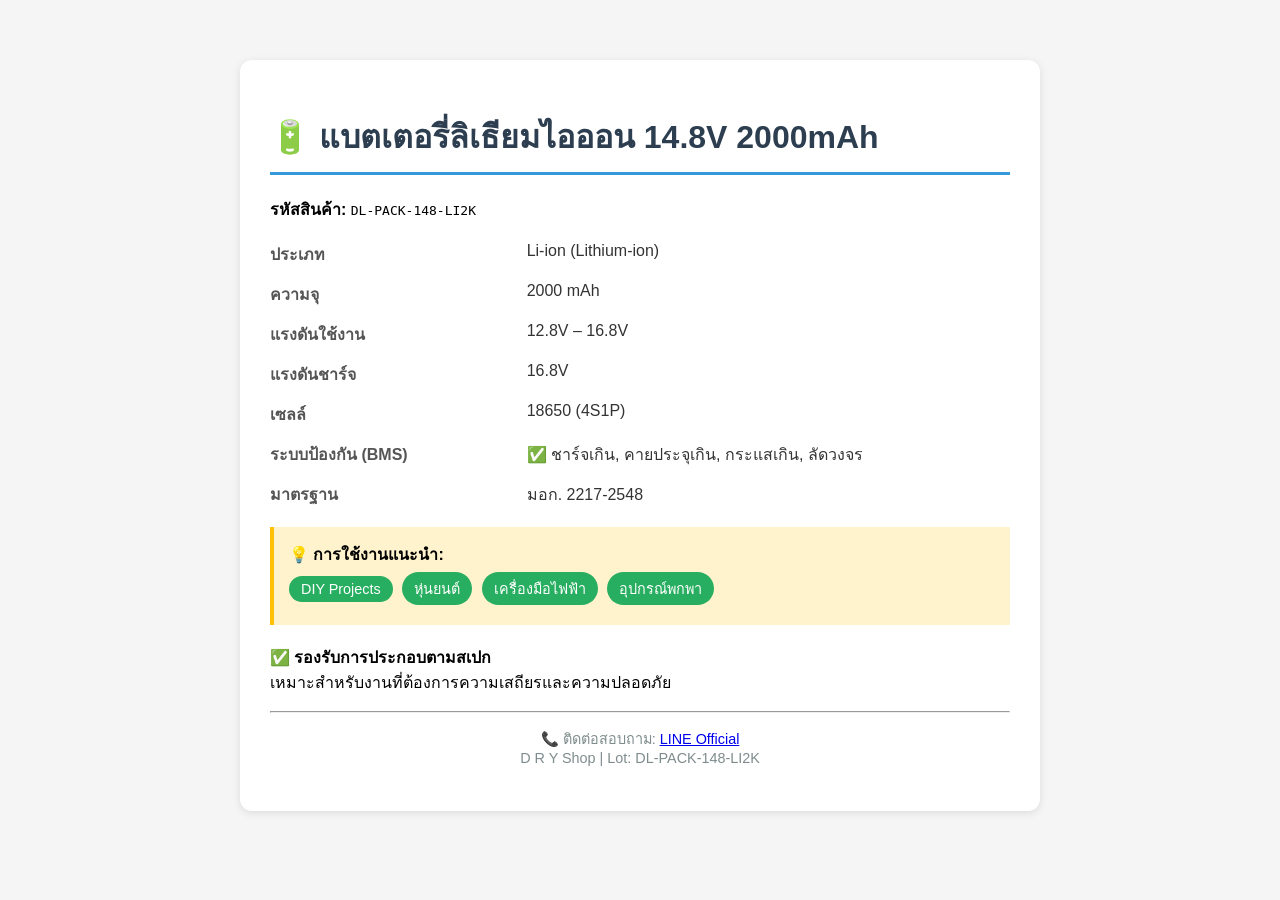
<file: PP-DRY04/DL-PACK-148-LI2K.HTML>
<!DOCTYPE html>
<html lang="th">
<head>
  <meta charset="UTF-8">
  <meta name="viewport" content="width=device-width, initial-scale=1.0">
  <title>แบตเตอรี่ DL-PACK-148-LI2K | D R Y Shop</title>
  <style>
    body {
      font-family: 'Segoe UI', Tahoma, Geneva, Verdana, sans-serif;
      max-width: 800px;
      margin: 40px auto;
      padding: 20px;
      background: #f5f5f5;
    }
    .card {
      background: white;
      border-radius: 12px;
      padding: 30px;
      box-shadow: 0 2px 8px rgba(0,0,0,0.1);
    }
    h1 {
      color: #2c3e50;
      border-bottom: 3px solid #3498db;
      padding-bottom: 10px;
    }
    .spec-grid {
      display: grid;
      grid-template-columns: 1fr 2fr;
      gap: 15px;
      margin: 20px 0;
    }
    .spec-label {
      font-weight: bold;
      color: #555;
    }
    .spec-value {
      color: #333;
    }
    .badge {
      display: inline-block;
      background: #27ae60;
      color: white;
      padding: 5px 12px;
      border-radius: 20px;
      font-size: 0.9em;
      margin: 5px 5px 5px 0;
    }
    .highlight {
      background: #fff3cd;
      padding: 15px;
      border-left: 4px solid #ffc107;
      margin: 20px 0;
    }
  </style>
</head>
<body>
  <div class="card">
    <h1>🔋 แบตเตอรี่ลิเธียมไอออน 14.8V 2000mAh</h1>
    
    <p><strong>รหัสสินค้า:</strong> <code>DL-PACK-148-LI2K</code></p>
    
    <div class="spec-grid">
      <div class="spec-label">ประเภท</div>
      <div class="spec-value">Li-ion (Lithium-ion)</div>
      
      <div class="spec-label">ความจุ</div>
      <div class="spec-value">2000 mAh</div>
      
      <div class="spec-label">แรงดันใช้งาน</div>
      <div class="spec-value">12.8V – 16.8V</div>
      
      <div class="spec-label">แรงดันชาร์จ</div>
      <div class="spec-value">16.8V</div>
      
      <div class="spec-label">เซลล์</div>
      <div class="spec-value">18650 (4S1P)</div>
      
      <div class="spec-label">ระบบป้องกัน (BMS)</div>
      <div class="spec-value">✅ ชาร์จเกิน, คายประจุเกิน, กระแสเกิน, ลัดวงจร</div>
      
      <div class="spec-label">มาตรฐาน</div>
      <div class="spec-value">มอก. 2217-2548</div>
    </div>
    
    <div class="highlight">
      <strong>💡 การใช้งานแนะนำ:</strong><br>
      <span class="badge">DIY Projects</span>
      <span class="badge">หุ่นยนต์</span>
      <span class="badge">เครื่องมือไฟฟ้า</span>
      <span class="badge">อุปกรณ์พกพา</span>
    </div>
    
    <p><strong>✅ รองรับการประกอบตามสเปก</strong><br>
    เหมาะสำหรับงานที่ต้องการความเสถียรและความปลอดภัย</p>
    
    <hr>
    
    <p style="text-align: center; color: #7f8c8d; font-size: 0.9em;">
      📞 ติดต่อสอบถาม: <a href="https://lin.ee/wUta2Ipe">LINE Official</a><br>
      D R Y Shop | Lot: DL-PACK-148-LI2K
    </p>
  </div>
</body>
</html>
</file>
